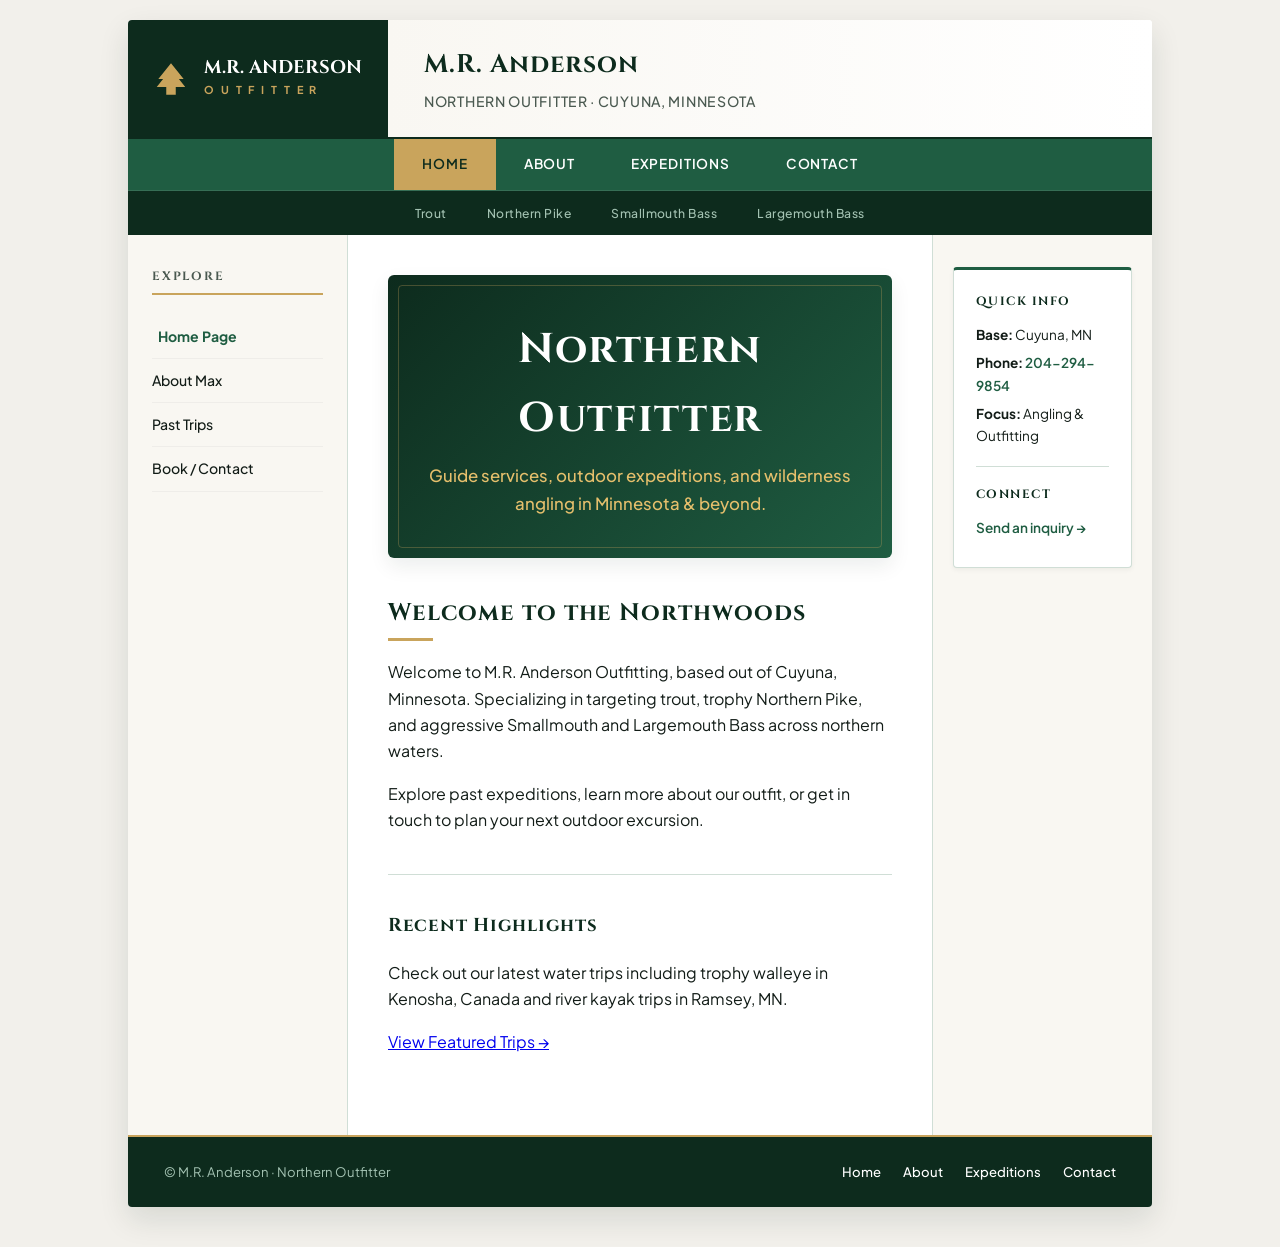
<file: index.html>
<!DOCTYPE html>
<html lang="en">
<head>
    <meta charset="UTF-8">
    <meta name="viewport" content="width=device-width, initial-scale=1.0">
    <title>Home | M.R. Anderson - Northern Outfitter</title>
    <link rel="preconnect" href="https://fonts.googleapis.com">
    <link rel="preconnect" href="https://fonts.gstatic.com" crossorigin>
    <link href="https://fonts.googleapis.com/css2?family=Cinzel:wght@600;700;800&family=Plus+Jakarta+Sans:wght@400;500;600;700&display=swap" rel="stylesheet">
    <link rel="stylesheet" href="css/style.css">
    <script src="js/nav.js" defer></script>
</head>
<body>

<div class="mr-site-shell">

    <!-- HEADER -->
    <header class="mr-header">
        <a href="index.html" class="mr-logo">
            <svg class="mr-logo-icon" viewBox="0 0 24 24" fill="none" xmlns="http://www.w3.org/2000/svg">
                <path d="M12 2L4 12H7L3 17H9V22H15V17H21L17 12H20L12 2Z" fill="currentColor"/>
            </svg>
            <div class="mr-logo-text">
                <span class="mr-logo-title">M.R. ANDERSON</span>
                <span class="mr-logo-tag">O U T F I T T E R</span>
            </div>
        </a>
        <div class="mr-header-copy">
            <div>
                <h1>M.R. Anderson</h1>
                <p>Northern Outfitter &middot; Cuyuna, Minnesota</p>
            </div>
        </div>
    </header>

    <button class="mr-mobile-toggle" aria-label="Toggle navigation menu">Menu Navigation</button>

    <!-- PRIMARY NAVIGATION -->
    <nav class="mr-primary-nav">
        <a href="index.html">Home</a>
        <a href="about.html">About</a>
        <a href="portfolio.html">Expeditions</a>
        <a href="contact.html">Contact</a>
    </nav>

    <div class="mr-secondary-nav">
        <a href="portfolio.html">Trout</a>
        <a href="portfolio.html">Northern Pike</a>
        <a href="portfolio.html">Smallmouth Bass</a>
        <a href="portfolio.html">Largemouth Bass</a>
    </div>

    <!-- MAIN GRID LAYOUT -->
    <div class="mr-content-grid">

        <aside class="mr-side-nav">
            <h2>Explore</h2>
            <a href="index.html">Home Page</a>
            <a href="about.html">About Max</a>
            <a href="portfolio.html">Past Trips</a>
            <a href="contact.html">Book / Contact</a>
        </aside>

        <main class="mr-main">
            <section class="mr-hero">
                <div>
                    <h2>Northern Outfitter</h2>
                    <p>Guide services, outdoor expeditions, and wilderness angling in Minnesota & beyond.</p>
                </div>
            </section>

            <section class="mr-section">
                <h2>Welcome to the Northwoods</h2>
                <p>Welcome to M.R. Anderson Outfitting, based out of Cuyuna, Minnesota. Specializing in targeting trout, trophy Northern Pike, and aggressive Smallmouth and Largemouth Bass across northern waters.</p>
                <p>Explore past expeditions, learn more about our outfit, or get in touch to plan your next outdoor excursion.</p>
            </section>

            <div class="mr-divider"></div>

            <section class="mr-section">
                <h3>Recent Highlights</h3>
                <p>Check out our latest water trips including trophy walleye in Kenosha, Canada and river kayak trips in Ramsey, MN.</p>
                <p><a href="portfolio.html">View Featured Trips &rarr;</a></p>
            </section>
        </main>

        <aside class="mr-sticky-content">
            <div class="mr-sticky-card">
                <h2>Quick Info</h2>
                <p><strong>Base:</strong> Cuyuna, MN</p>
                <p><strong>Phone:</strong> <a href="tel:2042949854">204-294-9854</a></p>
                <p><strong>Focus:</strong> Angling & Outfitting</p>
                <hr>
                <h2>Connect</h2>
                <p><a href="contact.html">Send an inquiry &rarr;</a></p>
            </div>
        </aside>

    </div>

    <!-- FOOTER -->
    <footer class="mr-footer">
        <div>&copy; M.R. Anderson &middot; Northern Outfitter</div>
        <div>
            <a href="index.html">Home</a>
            <a href="about.html">About</a>
            <a href="portfolio.html">Expeditions</a>
            <a href="contact.html">Contact</a>
        </div>
    </footer>

</div>

</body>
</html>
</file>
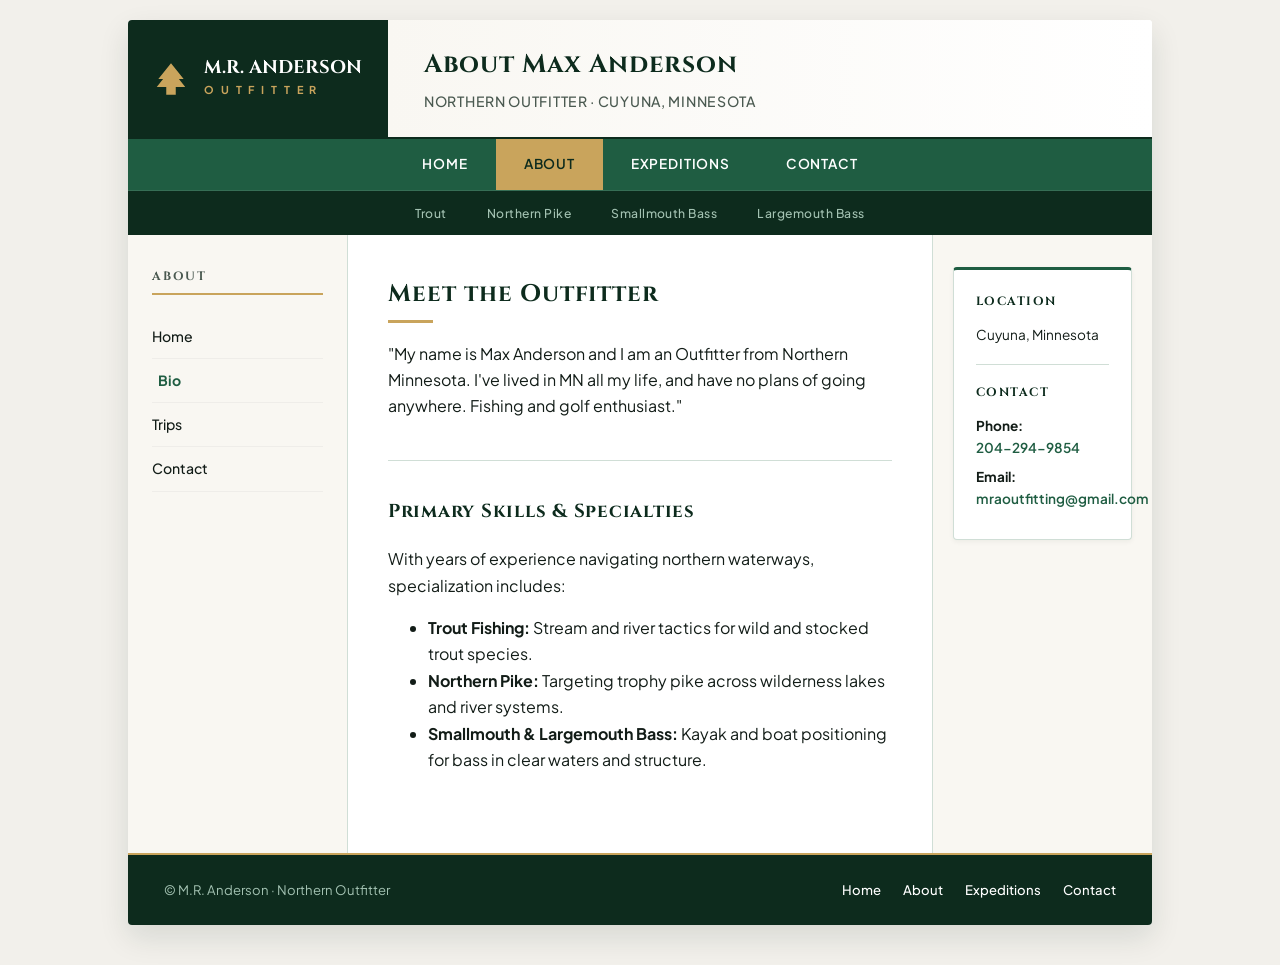
<file: about.html>
<!DOCTYPE html>
<html lang="en">
<head>
    <meta charset="UTF-8">
    <meta name="viewport" content="width=device-width, initial-scale=1.0">
    <title>About | M.R. Anderson</title>
    <link rel="preconnect" href="https://fonts.googleapis.com">
    <link rel="preconnect" href="https://fonts.gstatic.com" crossorigin>
    <link href="https://fonts.googleapis.com/css2?family=Cinzel:wght@600;700;800&family=Plus+Jakarta+Sans:wght@400;500;600;700&display=swap" rel="stylesheet">
    <link rel="stylesheet" href="css/style.css">
    <script src="js/nav.js" defer></script>
</head>
<body>

<div class="mr-site-shell">

    <header class="mr-header">
        <a href="index.html" class="mr-logo">
            <svg class="mr-logo-icon" viewBox="0 0 24 24" fill="none" xmlns="http://www.w3.org/2000/svg">
                <path d="M12 2L4 12H7L3 17H9V22H15V17H21L17 12H20L12 2Z" fill="currentColor"/>
            </svg>
            <div class="mr-logo-text">
                <span class="mr-logo-title">M.R. ANDERSON</span>
                <span class="mr-logo-tag">O U T F I T T E R</span>
            </div>
        </a>
        <div class="mr-header-copy">
            <div>
                <h1>About Max Anderson</h1>
                <p>Northern Outfitter &middot; Cuyuna, Minnesota</p>
            </div>
        </div>
    </header>

    <button class="mr-mobile-toggle">Menu Navigation</button>

    <nav class="mr-primary-nav">
        <a href="index.html">Home</a>
        <a href="about.html">About</a>
        <a href="portfolio.html">Expeditions</a>
        <a href="contact.html">Contact</a>
    </nav>

    <div class="mr-secondary-nav">
        <a href="portfolio.html">Trout</a>
        <a href="portfolio.html">Northern Pike</a>
        <a href="portfolio.html">Smallmouth Bass</a>
        <a href="portfolio.html">Largemouth Bass</a>
    </div>

    <div class="mr-content-grid">

        <aside class="mr-side-nav">
            <h2>About</h2>
            <a href="index.html">Home</a>
            <a href="about.html">Bio</a>
            <a href="portfolio.html">Trips</a>
            <a href="contact.html">Contact</a>
        </aside>

        <main class="mr-main">
            <section class="mr-section">
                <h2>Meet the Outfitter</h2>
                <p>"My name is Max Anderson and I am an Outfitter from Northern Minnesota. I've lived in MN all my life, and have no plans of going anywhere. Fishing and golf enthusiast."</p>
            </section>

            <div class="mr-divider"></div>

            <section class="mr-section">
                <h3>Primary Skills & Specialties</h3>
                <p>With years of experience navigating northern waterways, specialization includes:</p>
                <ul>
                    <li><strong>Trout Fishing:</strong> Stream and river tactics for wild and stocked trout species.</li>
                    <li><strong>Northern Pike:</strong> Targeting trophy pike across wilderness lakes and river systems.</li>
                    <li><strong>Smallmouth & Largemouth Bass:</strong> Kayak and boat positioning for bass in clear waters and structure.</li>
                </ul>
            </section>
        </main>

        <aside class="mr-sticky-content">
            <div class="mr-sticky-card">
                <h2>Location</h2>
                <p>Cuyuna, Minnesota</p>
                <hr>
                <h2>Contact</h2>
                <p><strong>Phone:</strong><br><a href="tel:2042949854">204-294-9854</a></p>
                <p><strong>Email:</strong><br><a href="mailto:mraoutfitting@gmail.com">mraoutfitting@gmail.com</a></p>
            </div>
        </aside>

    </div>

    <footer class="mr-footer">
        <div>&copy; M.R. Anderson &middot; Northern Outfitter</div>
        <div>
            <a href="index.html">Home</a>
            <a href="about.html">About</a>
            <a href="portfolio.html">Expeditions</a>
            <a href="contact.html">Contact</a>
        </div>
    </footer>

</div>

</body>
</html>
</file>
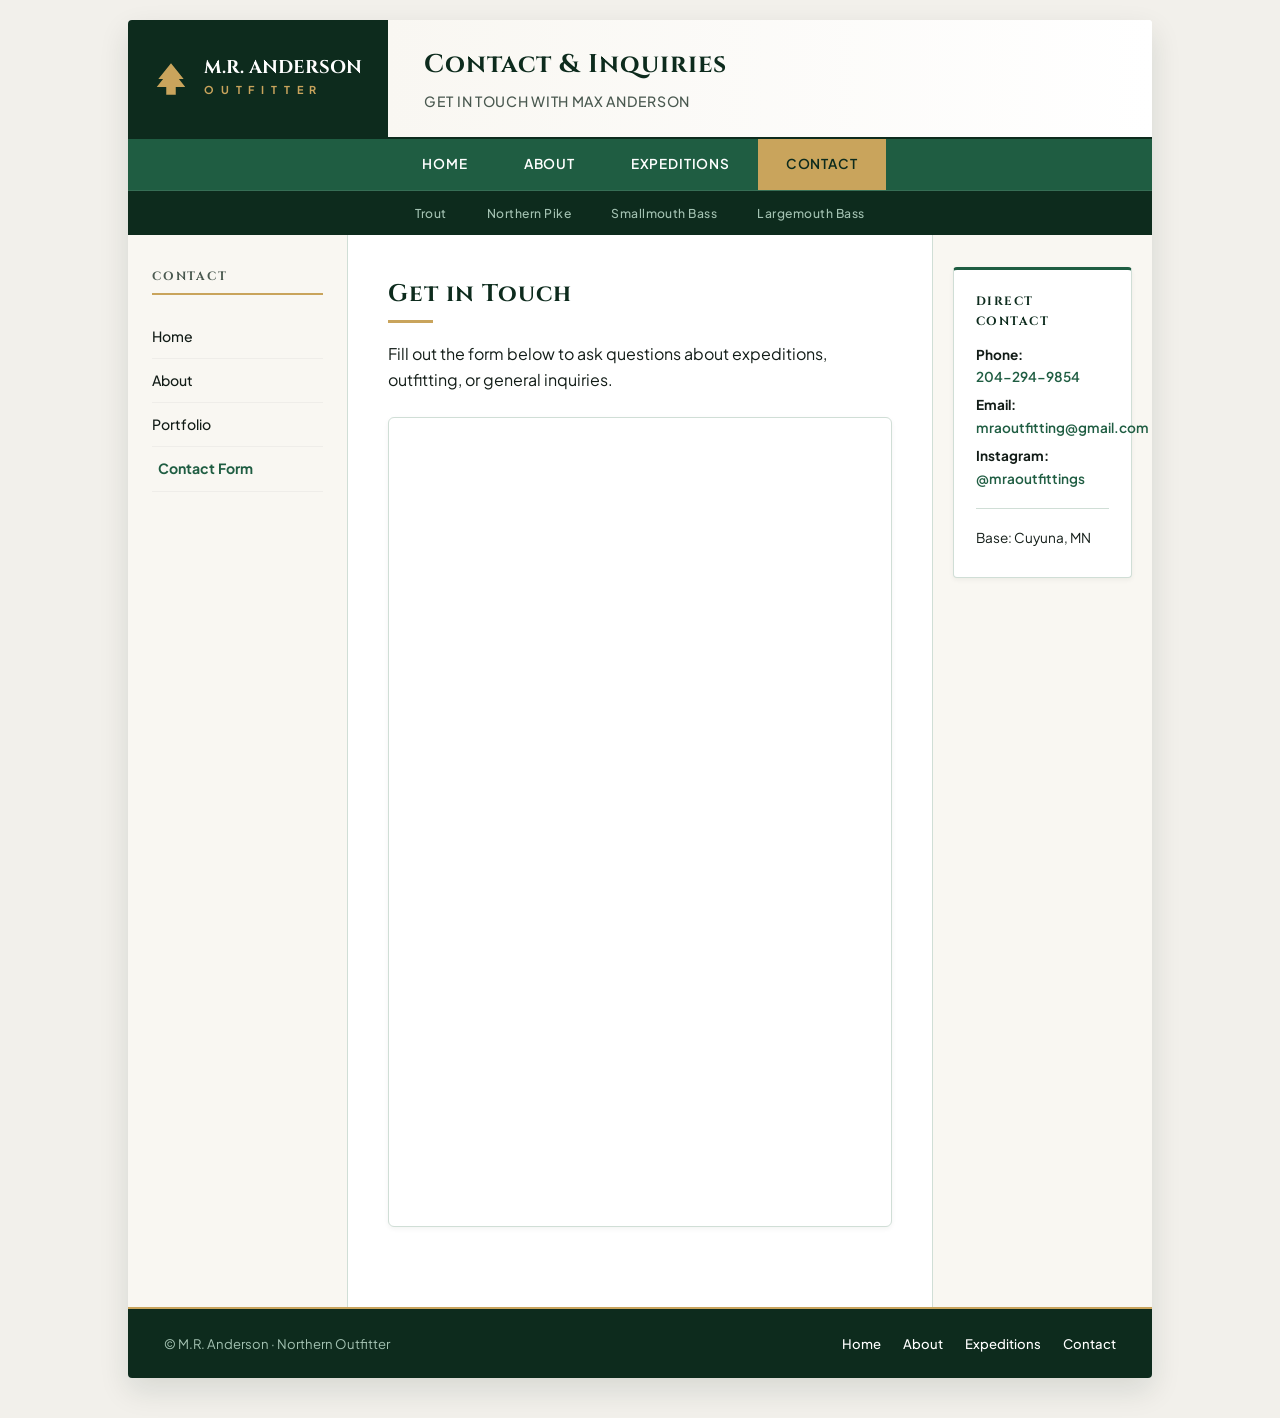
<file: contact.html>
<!DOCTYPE html>
<html lang="en">
<head>
    <meta charset="UTF-8">
    <meta name="viewport" content="width=device-width, initial-scale=1.0">
    <title>Contact | M.R. Anderson</title>
    <link rel="preconnect" href="https://fonts.googleapis.com">
    <link rel="preconnect" href="https://fonts.gstatic.com" crossorigin>
    <link href="https://fonts.googleapis.com/css2?family=Cinzel:wght@600;700;800&family=Plus+Jakarta+Sans:wght@400;500;600;700&display=swap" rel="stylesheet">
    <link rel="stylesheet" href="css/style.css">
    <script src="js/nav.js" defer></script>
</head>
<body>

<div class="mr-site-shell">

    <header class="mr-header">
        <a href="index.html" class="mr-logo">
            <svg class="mr-logo-icon" viewBox="0 0 24 24" fill="none" xmlns="http://www.w3.org/2000/svg">
                <path d="M12 2L4 12H7L3 17H9V22H15V17H21L17 12H20L12 2Z" fill="currentColor"/>
            </svg>
            <div class="mr-logo-text">
                <span class="mr-logo-title">M.R. ANDERSON</span>
                <span class="mr-logo-tag">O U T F I T T E R</span>
            </div>
        </a>
        <div class="mr-header-copy">
            <div>
                <h1>Contact & Inquiries</h1>
                <p>Get in Touch with Max Anderson</p>
            </div>
        </div>
    </header>

    <button class="mr-mobile-toggle">Menu Navigation</button>

    <nav class="mr-primary-nav">
        <a href="index.html">Home</a>
        <a href="about.html">About</a>
        <a href="portfolio.html">Expeditions</a>
        <a href="contact.html">Contact</a>
    </nav>

    <div class="mr-secondary-nav">
        <a href="portfolio.html">Trout</a>
        <a href="portfolio.html">Northern Pike</a>
        <a href="portfolio.html">Smallmouth Bass</a>
        <a href="portfolio.html">Largemouth Bass</a>
    </div>

    <div class="mr-content-grid">

        <aside class="mr-side-nav">
            <h2>Contact</h2>
            <a href="index.html">Home</a>
            <a href="about.html">About</a>
            <a href="portfolio.html">Portfolio</a>
            <a href="contact.html">Contact Form</a>
        </aside>

        <main class="mr-main">
            <section class="mr-section">
                <h2>Get in Touch</h2>
                <p>Fill out the form below to ask questions about expeditions, outfitting, or general inquiries.</p>
                
                <!-- GOOGLE FORM EMBED -->
                <div class="mr-form-wrapper">
                    <iframe 
                        src="https://docs.google.com/forms/d/e/1FAIpQLSfkUVT22ElYfyj6Ij9F_TZ8NfwjCsFdHDcTue8nTLosxdVqvg/viewform?embedded=true"
                        title="Contact Form">
                        Loading…
                    </iframe>
                </div>
            </section>
        </main>

        <aside class="mr-sticky-content">
            <div class="mr-sticky-card">
                <h2>Direct Contact</h2>
                <p><strong>Phone:</strong><br><a href="tel:2042949854">204-294-9854</a></p>
                <p><strong>Email:</strong><br><a href="mailto:mraoutfitting@gmail.com">mraoutfitting@gmail.com</a></p>
                <p><strong>Instagram:</strong><br><a href="https://instagram.com/mraoutfittings" target="_blank" rel="noopener">@mraoutfittings</a></p>
                <hr>
                <p>Base: Cuyuna, MN</p>
            </div>
        </aside>

    </div>

    <footer class="mr-footer">
        <div>&copy; M.R. Anderson &middot; Northern Outfitter</div>
        <div>
            <a href="index.html">Home</a>
            <a href="about.html">About</a>
            <a href="portfolio.html">Expeditions</a>
            <a href="contact.html">Contact</a>
        </div>
    </footer>

</div>

</body>
</html>
</file>
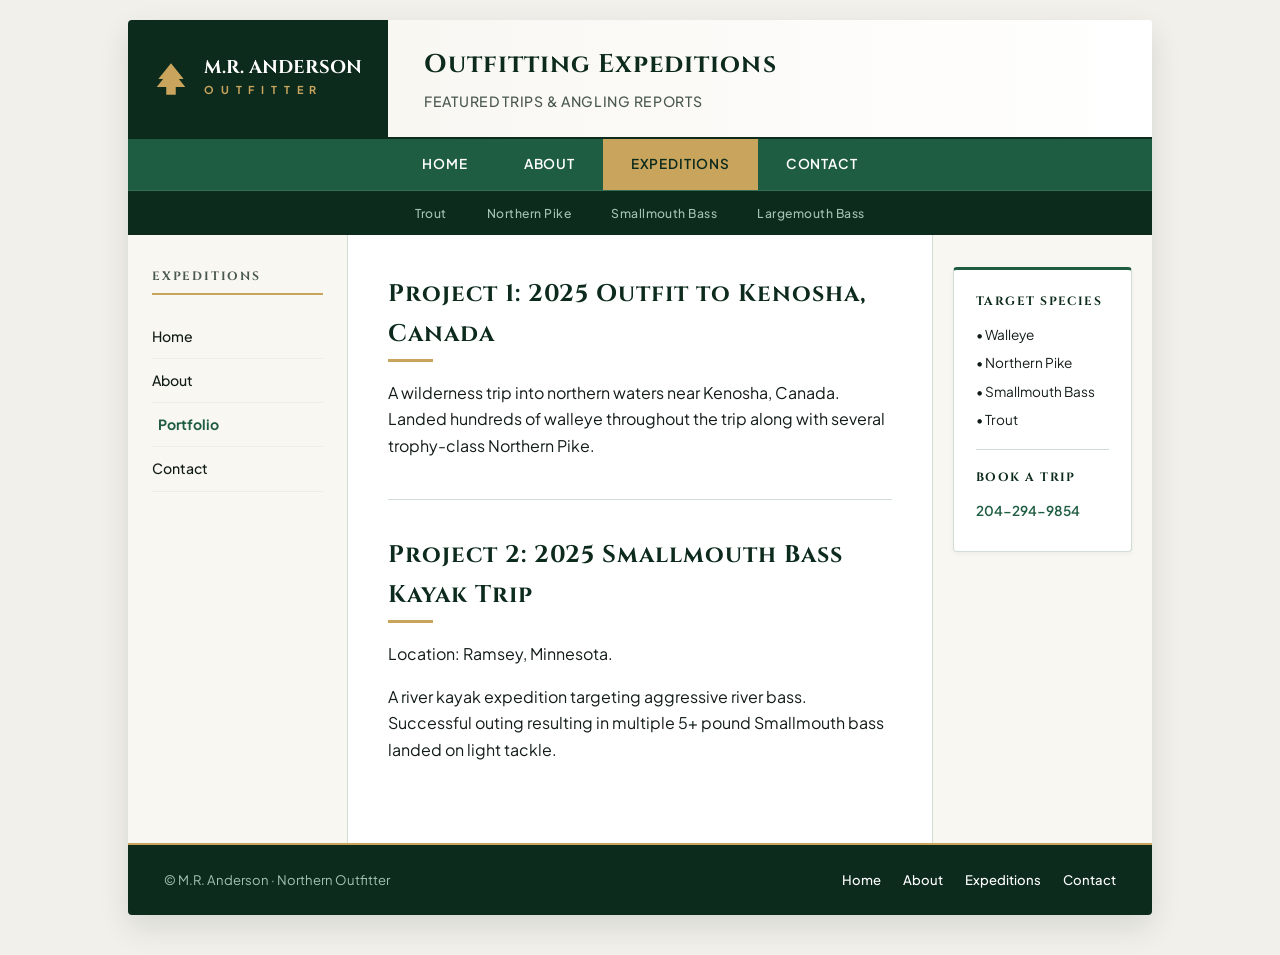
<file: portfolio.html>
<!DOCTYPE html>
<html lang="en">
<head>
    <meta charset="UTF-8">
    <meta name="viewport" content="width=device-width, initial-scale=1.0">
    <title>Expeditions | M.R. Anderson</title>
    <link rel="preconnect" href="https://fonts.googleapis.com">
    <link rel="preconnect" href="https://fonts.gstatic.com" crossorigin>
    <link href="https://fonts.googleapis.com/css2?family=Cinzel:wght@600;700;800&family=Plus+Jakarta+Sans:wght@400;500;600;700&display=swap" rel="stylesheet">
    <link rel="stylesheet" href="css/style.css">
    <script src="js/nav.js" defer></script>
</head>
<body>

<div class="mr-site-shell">

    <header class="mr-header">
        <a href="index.html" class="mr-logo">
            <svg class="mr-logo-icon" viewBox="0 0 24 24" fill="none" xmlns="http://www.w3.org/2000/svg">
                <path d="M12 2L4 12H7L3 17H9V22H15V17H21L17 12H20L12 2Z" fill="currentColor"/>
            </svg>
            <div class="mr-logo-text">
                <span class="mr-logo-title">M.R. ANDERSON</span>
                <span class="mr-logo-tag">O U T F I T T E R</span>
            </div>
        </a>
        <div class="mr-header-copy">
            <div>
                <h1>Outfitting Expeditions</h1>
                <p>Featured Trips & Angling Reports</p>
            </div>
        </div>
    </header>

    <button class="mr-mobile-toggle">Menu Navigation</button>

    <nav class="mr-primary-nav">
        <a href="index.html">Home</a>
        <a href="about.html">About</a>
        <a href="portfolio.html">Expeditions</a>
        <a href="contact.html">Contact</a>
    </nav>

    <div class="mr-secondary-nav">
        <a href="portfolio.html">Trout</a>
        <a href="portfolio.html">Northern Pike</a>
        <a href="portfolio.html">Smallmouth Bass</a>
        <a href="portfolio.html">Largemouth Bass</a>
    </div>

    <div class="mr-content-grid">

        <aside class="mr-side-nav">
            <h2>Expeditions</h2>
            <a href="index.html">Home</a>
            <a href="about.html">About</a>
            <a href="portfolio.html">Portfolio</a>
            <a href="contact.html">Contact</a>
        </aside>

        <main class="mr-main">
            <section class="mr-section">
                <h2>Project 1: 2025 Outfit to Kenosha, Canada</h2>
                <p>A wilderness trip into northern waters near Kenosha, Canada. Landed hundreds of walleye throughout the trip along with several trophy-class Northern Pike.</p>
            </section>

            <div class="mr-divider"></div>

            <section class="mr-section">
                <h2>Project 2: 2025 Smallmouth Bass Kayak Trip</h2>
                <p>Location: Ramsey, Minnesota.</p>
                <p>A river kayak expedition targeting aggressive river bass. Successful outing resulting in multiple 5+ pound Smallmouth bass landed on light tackle.</p>
            </section>
        </main>

        <aside class="mr-sticky-content">
            <div class="mr-sticky-card">
                <h2>Target Species</h2>
                <p>&bull; Walleye</p>
                <p>&bull; Northern Pike</p>
                <p>&bull; Smallmouth Bass</p>
                <p>&bull; Trout</p>
                <hr>
                <h2>Book A Trip</h2>
                <p><a href="tel:2042949854">204-294-9854</a></p>
            </div>
        </aside>

    </div>

    <footer class="mr-footer">
        <div>&copy; M.R. Anderson &middot; Northern Outfitter</div>
        <div>
            <a href="index.html">Home</a>
            <a href="about.html">About</a>
            <a href="portfolio.html">Expeditions</a>
            <a href="contact.html">Contact</a>
        </div>
    </footer>

</div>

</body>
</html>
</file>
<file: css/style.css>
/* =========================================================
   M.R. ANDERSON - NORTHERN OUTFITTER
   GLOBAL STYLES & DESIGN SYSTEM
   ========================================================= */

@import url('https://fonts.googleapis.com/css2?family=Cinzel:wght@600;700;800&family=Plus+Jakarta+Sans:wght@400;500;600;700&display=swap');

/* =========================================================
   VARIABLES & DESIGN TOKENS
   ========================================================= */
:root {
    /* Primary Colors */
    --forest-deep: #0d2b1d;
    --forest-green: #1f5d42;
    --forest-light: #e6efe9;
    
    /* Accents */
    --gold: #c9a45c;
    --gold-bright: #e5bf6c;
    --copper: #b86b32;
    
    /* Neutrals */
    --cream: #f9f7f2;
    --white: #ffffff;
    --text-dark: #121c17;
    --muted: #4a5950;
    --border: #d0ded6;

    /* Typography */
    --font-heading: 'Cinzel', Georgia, serif;
    --font-body: 'Plus Jakarta Sans', Arial, sans-serif;

    /* Depth */
    --shadow-sm: 0 2px 5px rgba(13, 43, 29, 0.05);
    --shadow-md: 0 8px 20px rgba(13, 43, 29, 0.08);
    --shadow-lg: 0 12px 30px rgba(13, 43, 29, 0.12);
}

/* =========================================================
   RESET & BASE STYLES
   ========================================================= */
* {
    box-sizing: border-box;
}

html {
    scroll-behavior: smooth;
}

body {
    margin: 0;
    padding: 0;
    background-color: #f2f0eb;
    color: var(--text-dark);
    font-family: var(--font-body);
    font-size: 1rem;
    line-height: 1.65;
    -webkit-font-smoothing: antialiased;
}

/* Typography Defaults */
h1, h2, h3, h4 {
    font-family: var(--font-heading);
    letter-spacing: 0.04em;
    color: var(--forest-deep);
    margin-top: 0;
}

/* Focus States for Accessibility */
a:focus-visible, 
button:focus-visible, 
iframe:focus-visible {
    outline: 3px solid var(--gold);
    outline-offset: 3px;
}

/* =========================================================
   SITE CONTAINMENT (10% MARGIN)
   ========================================================= */
.mr-site-shell {
    width: 80%;
    margin-left: 10%;
    margin-right: 10%;
    margin-top: 20px;
    margin-bottom: 40px;
    box-shadow: var(--shadow-lg);
    background: var(--white);
    border-radius: 4px;
    overflow: hidden;
}

/* =========================================================
   HEADER & EMBLEM LOGO
   ========================================================= */
.mr-header {
    display: grid;
    grid-template-columns: 260px 1fr;
    border-bottom: 2px solid var(--forest-deep);
    background: var(--white);
}

.mr-logo {
    display: flex;
    align-items: center;
    gap: 14px;
    padding: 24px;
    background: var(--forest-deep);
    color: var(--gold);
    text-decoration: none;
    transition: background 0.3s ease, color 0.3s ease;
}

.mr-logo:hover {
    background: #071911;
    color: var(--gold-bright);
}

.mr-logo-icon {
    width: 38px;
    height: 38px;
    flex-shrink: 0;
}

.mr-logo-text {
    display: flex;
    flex-direction: column;
}

.mr-logo-title {
    font-family: var(--font-heading);
    font-weight: 700;
    font-size: 1.15rem;
    line-height: 1.1;
    color: var(--white);
}

.mr-logo-tag {
    font-family: var(--font-body);
    font-size: 0.68rem;
    font-weight: 700;
    letter-spacing: 0.22em;
    color: var(--gold);
    margin-top: 3px;
}

.mr-header-copy {
    display: flex;
    align-items: center;
    padding: 24px 36px;
    background: linear-gradient(90deg, var(--cream), var(--white));
}

.mr-header-copy h1 {
    margin: 0 0 4px;
    font-size: 1.6rem;
    font-weight: 700;
}

.mr-header-copy p {
    margin: 0;
    color: var(--muted);
    font-size: 0.88rem;
    font-weight: 500;
    text-transform: uppercase;
    letter-spacing: 0.05em;
}

/* =========================================================
   PRIMARY & SECONDARY NAVIGATION
   ========================================================= */
.mr-primary-nav {
    display: flex;
    align-items: center;
    justify-content: center;
    background: var(--forest-green);
    border-bottom: 1px solid rgba(255, 255, 255, 0.1);
}

.mr-primary-nav a {
    display: block;
    padding: 14px 28px;
    color: var(--white);
    text-decoration: none;
    font-family: var(--font-body);
    font-size: 0.85rem;
    font-weight: 600;
    letter-spacing: 0.06em;
    text-transform: uppercase;
    transition: all 0.25s ease;
}

.mr-primary-nav a:hover,
.mr-primary-nav a.is-active,
.mr-primary-nav a.active {
    background: var(--gold);
    color: var(--forest-deep);
}

.mr-secondary-nav {
    display: flex;
    align-items: center;
    justify-content: center;
    gap: 8px;
    padding: 6px 0;
    background: var(--forest-deep);
}

.mr-secondary-nav a {
    display: block;
    padding: 6px 16px;
    color: #a3c2b2;
    text-decoration: none;
    font-size: 0.76rem;
    font-weight: 500;
    letter-spacing: 0.04em;
    transition: color 0.2s ease;
}

.mr-secondary-nav a:hover {
    color: var(--gold);
}

/* =========================================================
   THREE-COLUMN MAIN LAYOUT
   ========================================================= */
.mr-content-grid {
    display: grid;
    grid-template-columns: 220px minmax(0, 1fr) 220px;
    min-height: 600px;
    background: var(--white);
}

/* =========================================================
   LEFT SIDEBAR NAVIGATION
   ========================================================= */
.mr-side-nav {
    padding: 32px 24px;
    background: var(--cream);
    border-right: 1px solid var(--border);
}

.mr-side-nav h2 {
    font-size: 0.75rem;
    font-weight: 700;
    letter-spacing: 0.15em;
    text-transform: uppercase;
    color: var(--muted);
    margin-bottom: 20px;
    border-bottom: 2px solid var(--gold);
    padding-bottom: 6px;
}

.mr-side-nav a {
    display: block;
    padding: 10px 0;
    color: var(--text-dark);
    text-decoration: none;
    font-size: 0.88rem;
    font-weight: 500;
    border-bottom: 1px solid rgba(0, 0, 0, 0.04);
    transition: all 0.2s ease;
}

.mr-side-nav a:hover,
.mr-side-nav a.is-active,
.mr-side-nav a.active {
    color: var(--forest-green);
    font-weight: 700;
    padding-left: 6px;
}

/* =========================================================
   MAIN CONTENT AREA & HERO
   ========================================================= */
.mr-main {
    padding: 40px;
    background: var(--white);
}

.mr-hero {
    display: flex;
    align-items: center;
    justify-content: center;
    min-height: 240px;
    margin-bottom: 36px;
    padding: 40px;
    background: linear-gradient(135deg, var(--forest-deep) 0%, var(--forest-green) 100%);
    border-radius: 6px;
    color: var(--white);
    text-align: center;
    box-shadow: var(--shadow-md);
    position: relative;
    overflow: hidden;
}

.mr-hero::after {
    content: "";
    position: absolute;
    inset: 0;
    border: 1px solid rgba(201, 164, 92, 0.3);
    margin: 10px;
    border-radius: 4px;
    pointer-events: none;
}

.mr-hero h2 {
    color: var(--white);
    font-size: clamp(1.8rem, 3.5vw, 2.6rem);
    font-weight: 700;
    margin-bottom: 10px;
}

.mr-hero p {
    color: var(--gold-bright);
    font-size: 1.05rem;
    font-weight: 500;
    max-width: 600px;
    margin: 0 auto;
}

.mr-section {
    margin-bottom: 40px;
}

.mr-section h2 {
    font-size: 1.5rem;
    position: relative;
    padding-bottom: 8px;
    margin-bottom: 18px;
}

.mr-section h2::after {
    content: "";
    position: absolute;
    bottom: 0;
    left: 0;
    width: 45px;
    height: 3px;
    background: var(--gold);
}

.mr-divider {
    width: 100%;
    height: 1px;
    margin: 36px 0;
    background: var(--border);
}

/* =========================================================
   FORM CONTAINER
   ========================================================= */
.mr-form-wrapper {
    width: 100%;
    margin-top: 24px;
    border: 1px solid var(--border);
    border-radius: 6px;
    overflow: hidden;
    box-shadow: var(--shadow-sm);
    background: var(--white);
}

.mr-form-wrapper iframe {
    width: 100%;
    height: 800px;
    border: none;
}

/* =========================================================
   RIGHT STICKY SIDEBAR
   ========================================================= */
.mr-sticky-content {
    padding: 32px 20px;
    background: var(--cream);
    border-left: 1px solid var(--border);
}

.mr-sticky-card {
    position: sticky;
    top: 24px;
    padding: 22px;
    background: var(--white);
    border: 1px solid var(--border);
    border-top: 3px solid var(--forest-green);
    border-radius: 4px;
    box-shadow: var(--shadow-sm);
}

.mr-sticky-card h2 {
    font-size: 0.75rem;
    font-weight: 700;
    letter-spacing: 0.12em;
    text-transform: uppercase;
    color: var(--forest-deep);
    margin-bottom: 12px;
}

.mr-sticky-card p {
    font-size: 0.85rem;
    margin: 6px 0;
}

.mr-sticky-card a {
    color: var(--forest-green);
    font-weight: 600;
    text-decoration: none;
}

.mr-sticky-card a:hover {
    color: var(--copper);
    text-decoration: underline;
}

.mr-sticky-card hr {
    margin: 18px 0;
    border: 0;
    border-top: 1px solid var(--border);
}

/* =========================================================
   FOOTER
   ========================================================= */
.mr-footer {
    display: flex;
    flex-wrap: wrap;
    align-items: center;
    justify-content: space-between;
    gap: 16px;
    padding: 24px 36px;
    background: var(--forest-deep);
    color: #a3c2b2;
    font-size: 0.82rem;
    border-top: 2px solid var(--gold);
}

.mr-footer a {
    margin-left: 20px;
    color: var(--white);
    text-decoration: none;
    font-weight: 500;
    transition: color 0.2s ease;
}

.mr-footer a:hover {
    color: var(--gold);
}

/* =========================================================
   MOBILE RESPONSIVE RULES
   ========================================================= */
.mr-mobile-toggle {
    display: none;
    width: 100%;
    padding: 14px;
    border: 0;
    background: var(--forest-deep);
    color: var(--gold);
    font-family: var(--font-heading);
    font-size: 0.95rem;
    font-weight: 700;
    letter-spacing: 0.08em;
    text-transform: uppercase;
    cursor: pointer;
}

@media (max-width: 960px) {
    .mr-site-shell {
        width: 94%;
        margin-left: 3%;
        margin-right: 3%;
        margin-top: 10px;
    }

    .mr-header {
        grid-template-columns: 1fr;
    }

    .mr-mobile-toggle {
        display: block;
    }

    .mr-primary-nav {
        display: none;
        flex-direction: column;
    }

    .mr-primary-nav.is-open {
        display: flex;
    }

    .mr-primary-nav a {
        text-align: center;
        width: 100%;
        border-bottom: 1px solid rgba(255, 255, 255, 0.05);
    }

    .mr-content-grid {
        grid-template-columns: 1fr;
    }

    .mr-side-nav {
        border-right: 0;
        border-bottom: 1px solid var(--border);
    }

    .mr-sticky-content {
        border-left: 0;
        border-top: 1px solid var(--border);
    }

    .mr-main {
        padding: 28px 20px;
    }
}

@media (max-width: 550px) {
    .mr-footer {
        flex-direction: column;
        align-items: flex-start;
    }

    .mr-footer a {
        margin-left: 0;
        margin-right: 16px;
    }
}
</file>
